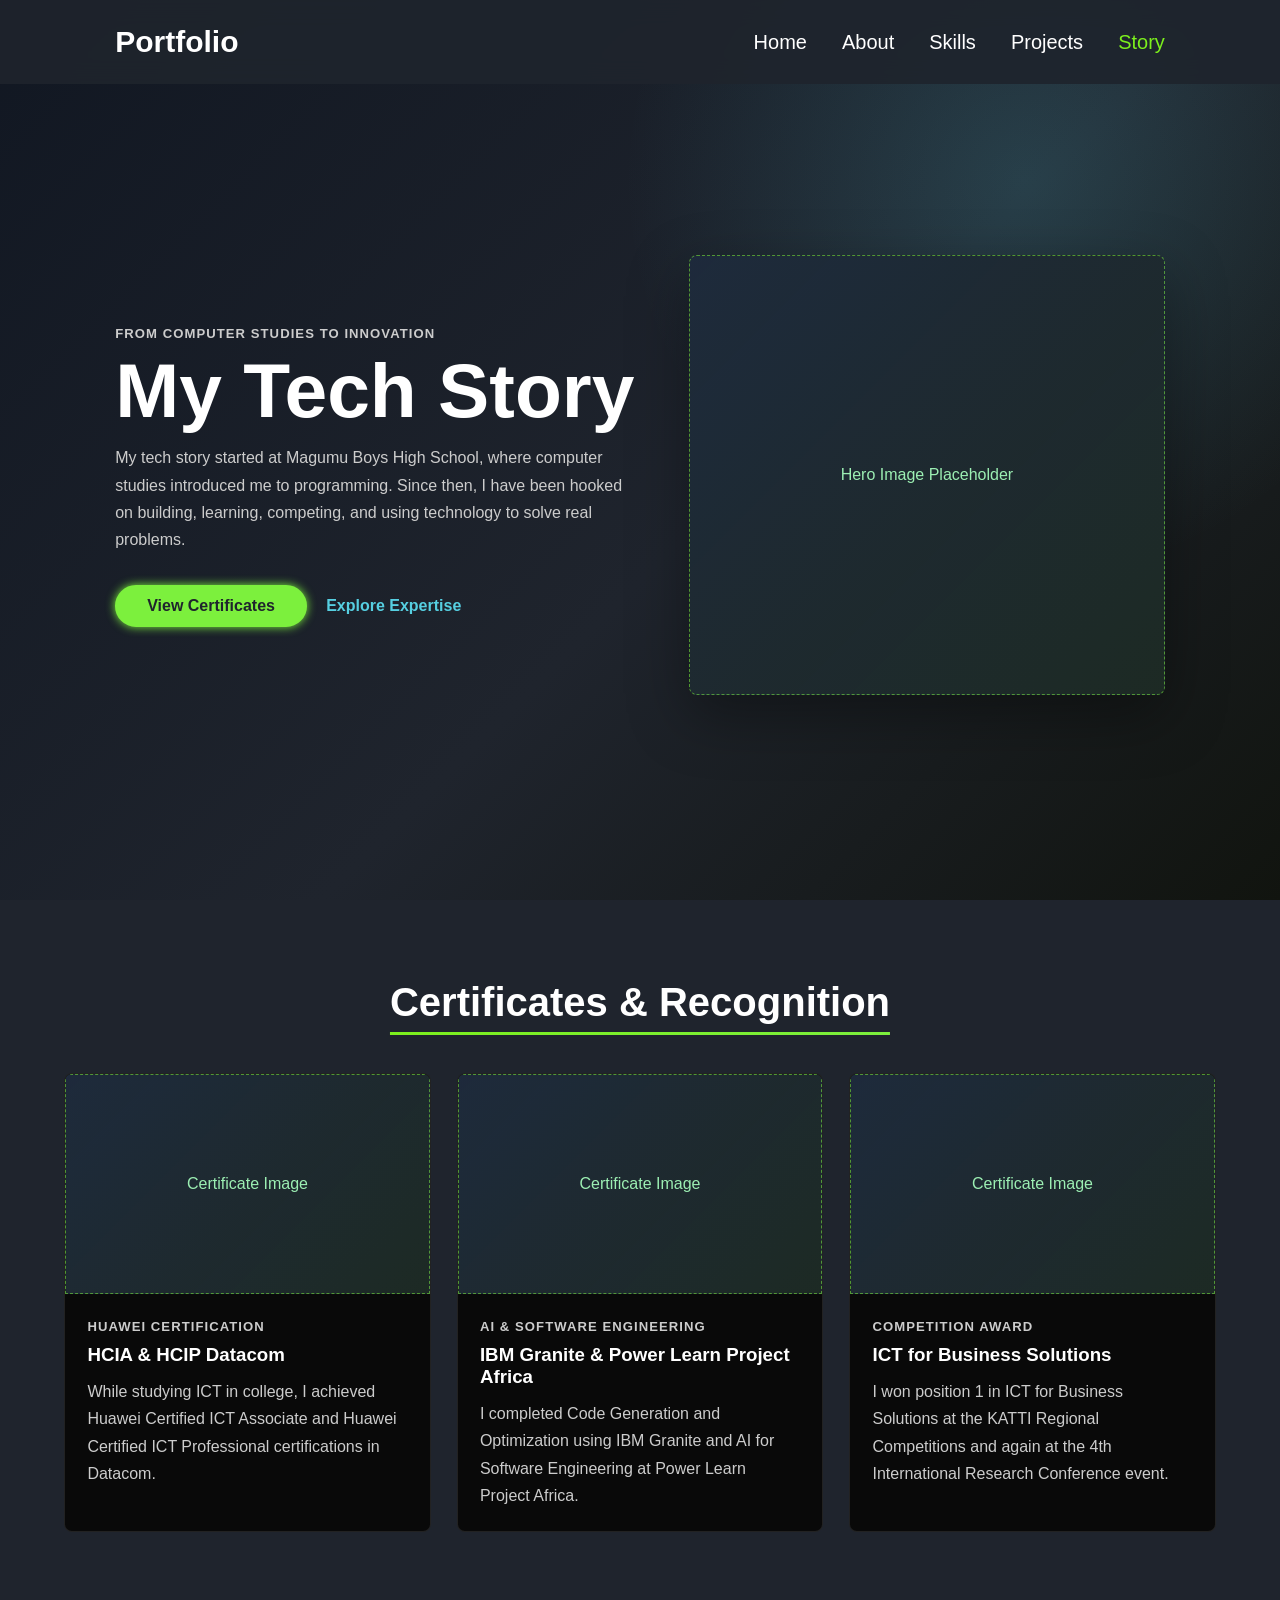
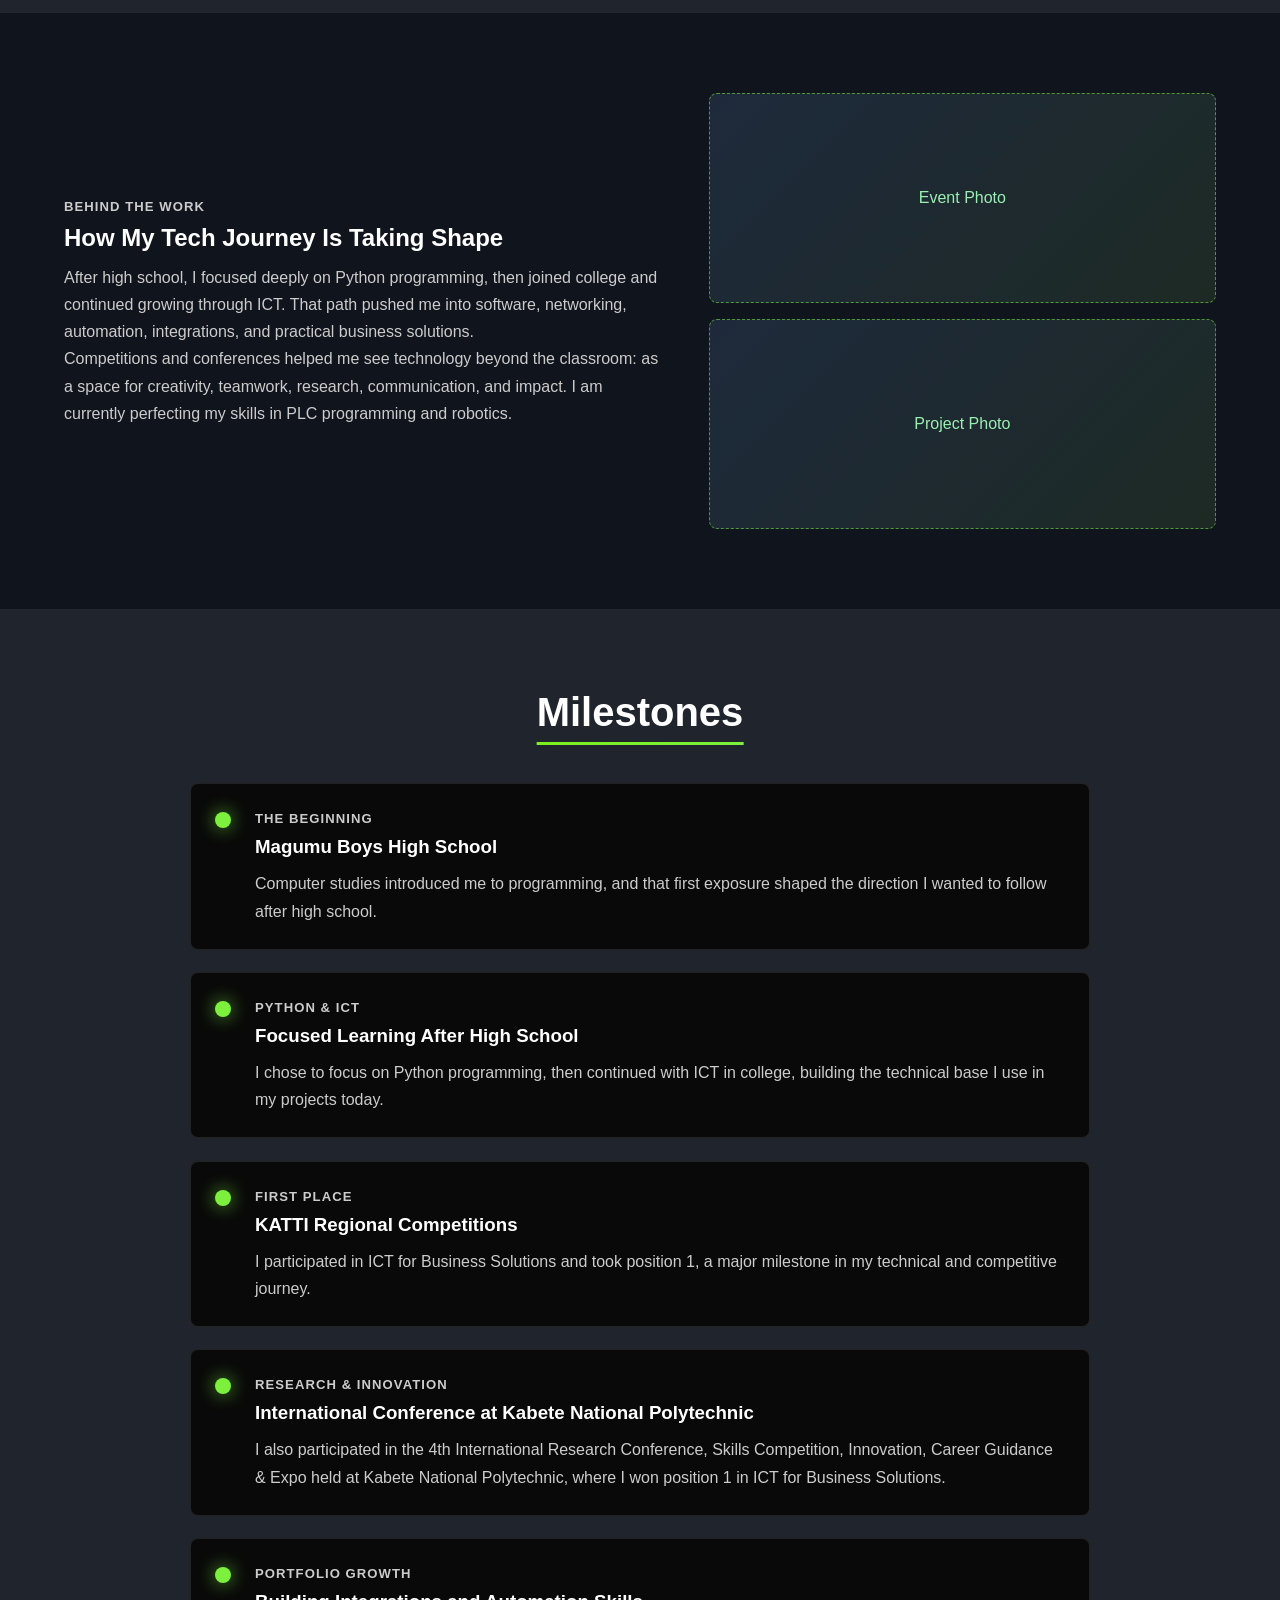
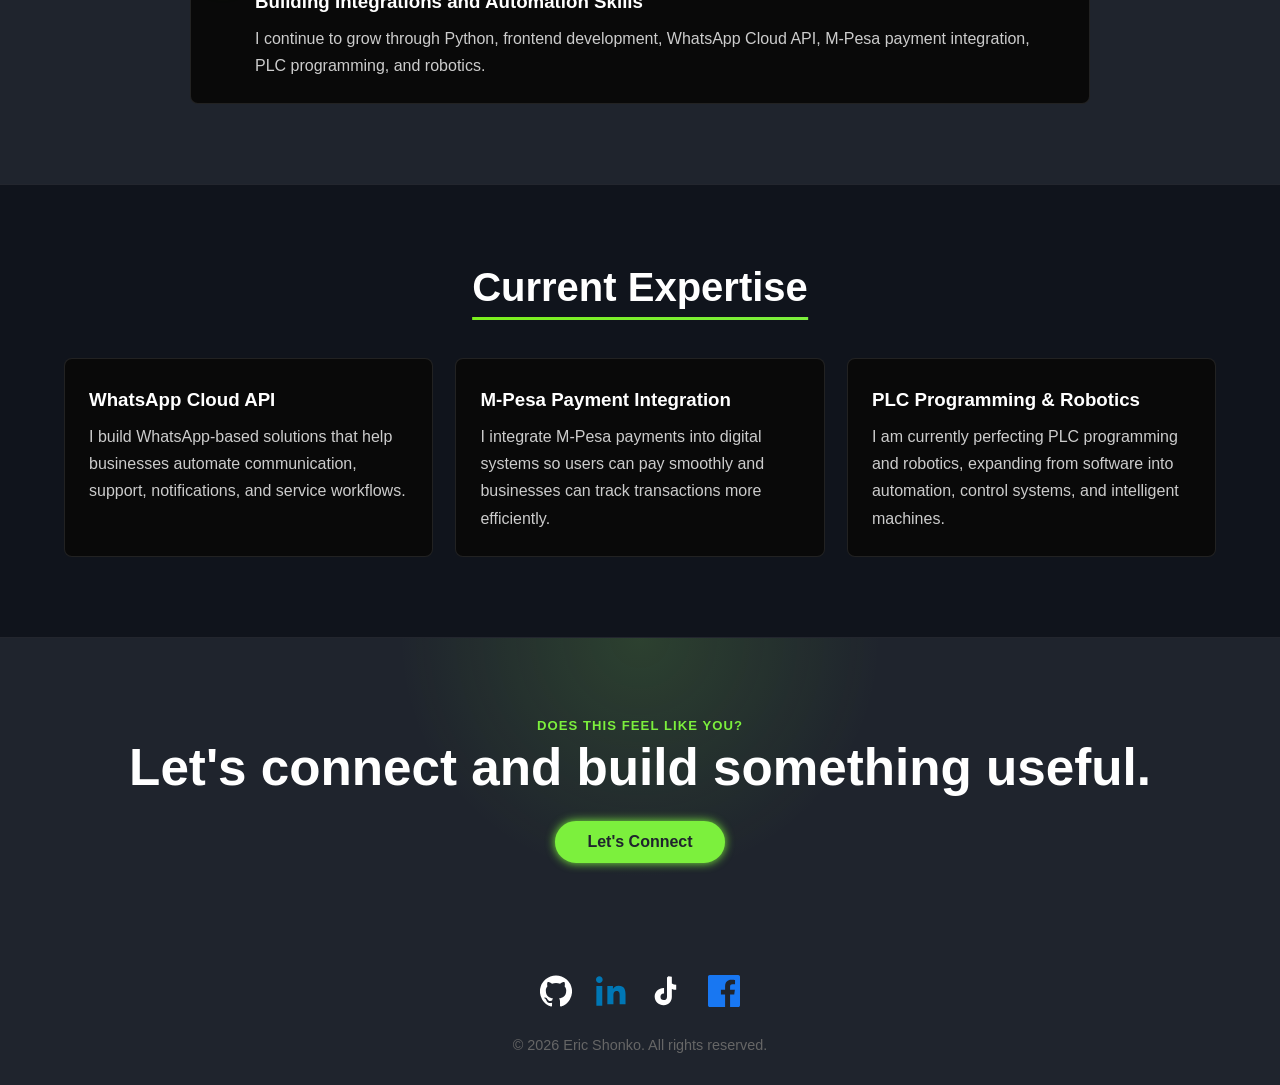
<file: blog.html>
<!DOCTYPE html>
<html lang="en">

<head>
    <meta charset="UTF-8">
    <meta http-equiv="X-UA-Compatible" content="IE=edge">
    <meta name="viewport" content="width=device-width, initial-scale=1.0">
    <meta name="description" content="Read Eric Shonko's tech story, from computer studies at Magumu Boys High School to Python, ICT, Huawei Datacom certifications, AI, competitions, PLC programming, and robotics.">
    <meta name="keywords" content="Eric Shonko tech story, HCIA Datacom, HCIP Datacom, KATTI ICT for Business Solutions, IBM Granite, Power Learn Project Africa, WhatsApp Cloud API, M-Pesa integration, PLC programming, robotics">
    <meta name="author" content="Eric Shonko">
    <meta name="robots" content="index, follow">
    <link rel="canonical" href="https://rickshonko.github.io/eric-shonko/blog.html">

    <meta property="og:type" content="article">
    <meta property="og:title" content="Eric Shonko | Tech Story">
    <meta property="og:description" content="Eric Shonko's journey through programming, ICT, Huawei certifications, AI learning, KATTI competitions, M-Pesa integrations, PLC programming, and robotics.">
    <meta property="og:url" content="https://rickshonko.github.io/eric-shonko/blog.html">
    <meta property="og:image" content="https://rickshonko.github.io/eric-shonko/images/eric.png">
    <meta property="og:site_name" content="Eric Shonko Portfolio">

    <meta name="twitter:card" content="summary_large_image">
    <meta name="twitter:title" content="Eric Shonko | Tech Story">
    <meta name="twitter:description" content="From computer studies to Python, ICT, certifications, competitions, integrations, PLC programming, and robotics.">
    <meta name="twitter:image" content="https://rickshonko.github.io/eric-shonko/images/eric.png">
    <title>Eric Shonko | Tech Story</title>
    <link rel="stylesheet" href="style.css">
    <script type="application/ld+json">
    {
        "@context": "https://schema.org",
        "@type": "Article",
        "headline": "Eric Shonko's Tech Story",
        "description": "Eric Shonko's journey from computer studies at Magumu Boys High School to Python, ICT, Huawei certifications, competitions, integrations, PLC programming, and robotics.",
        "author": {
            "@type": "Person",
            "name": "Eric Shonko",
            "url": "https://rickshonko.github.io/eric-shonko/"
        },
        "publisher": {
            "@type": "Person",
            "name": "Eric Shonko"
        },
        "mainEntityOfPage": "https://rickshonko.github.io/eric-shonko/blog.html",
        "image": "https://rickshonko.github.io/eric-shonko/images/eric.png"
    }
    </script>
</head>

<body class="blog-page">
    <nav class="navbar blog-navbar">
        <a href="index.html" class="logo">Portfolio</a>
        <ul>
            <li><a href="index.html">Home</a></li>
            <li><a href="index.html#about">About</a></li>
            <li><a href="index.html#skills">Skills</a></li>
            <li><a href="projects.html">Projects</a></li>
            <li class="active"><a href="blog.html">Story</a></li>
        </ul>
    </nav>

    <main>
        <section class="story-hero">
            <div class="story-hero-content">
                <p class="story-kicker">From computer studies to innovation</p>
                <h1>My Tech Story</h1>
                <p>
                    My tech story started at Magumu Boys High School, where computer studies
                    introduced me to programming. Since then, I have been hooked on building,
                    learning, competing, and using technology to solve real problems.
                </p>
                <div class="story-actions">
                    <a href="#certificates" class="btn">View Certificates</a>
                    <a href="#expertise" class="story-link">Explore Expertise</a>
                </div>
            </div>

            <div class="story-hero-image image-placeholder">
                <span>Hero Image Placeholder</span>
            </div>
        </section>

        <section class="story-section" id="certificates">
            <h2 class="section-title">Certificates & Recognition</h2>
            <div class="certificate-grid">
                <article class="certificate-card">
                    <div class="certificate-image image-placeholder">
                        <span>Certificate Image</span>
                    </div>
                    <div class="certificate-content">
                        <p class="card-label">Huawei Certification</p>
                        <h3>HCIA & HCIP Datacom</h3>
                        <p>
                            While studying ICT in college, I achieved Huawei Certified ICT Associate
                            and Huawei Certified ICT Professional certifications in Datacom.
                        </p>
                    </div>
                </article>

                <article class="certificate-card">
                    <div class="certificate-image image-placeholder">
                        <span>Certificate Image</span>
                    </div>
                    <div class="certificate-content">
                        <p class="card-label">AI & Software Engineering</p>
                        <h3>IBM Granite & Power Learn Project Africa</h3>
                        <p>
                            I completed Code Generation and Optimization using IBM Granite and
                            AI for Software Engineering at Power Learn Project Africa.
                        </p>
                    </div>
                </article>

                <article class="certificate-card">
                    <div class="certificate-image image-placeholder">
                        <span>Certificate Image</span>
                    </div>
                    <div class="certificate-content">
                        <p class="card-label">Competition Award</p>
                        <h3>ICT for Business Solutions</h3>
                        <p>
                            I won position 1 in ICT for Business Solutions at the KATTI Regional
                            Competitions and again at the 4th International Research Conference event.
                        </p>
                    </div>
                </article>
            </div>
        </section>

        <section class="story-section story-band">
            <div class="story-split">
                <div>
                    <p class="story-kicker">Behind the work</p>
                    <h2>How My Tech Journey Is Taking Shape</h2>
                    <p>
                        After high school, I focused deeply on Python programming, then joined
                        college and continued growing through ICT. That path pushed me into software,
                        networking, automation, integrations, and practical business solutions.
                    </p>
                    <p>
                        Competitions and conferences helped me see technology beyond the classroom:
                        as a space for creativity, teamwork, research, communication, and impact.
                        I am currently perfecting my skills in PLC programming and robotics.
                    </p>
                </div>
                <div class="story-photo-stack">
                    <div class="stack-photo image-placeholder">
                        <span>Event Photo</span>
                    </div>
                    <div class="stack-photo image-placeholder">
                        <span>Project Photo</span>
                    </div>
                </div>
            </div>
        </section>

        <section class="story-section" id="milestones">
            <h2 class="section-title">Milestones</h2>
            <div class="timeline">
                <article class="timeline-item">
                    <span class="timeline-dot"></span>
                    <div>
                        <p class="card-label">The Beginning</p>
                        <h3>Magumu Boys High School</h3>
                        <p>
                            Computer studies introduced me to programming, and that first exposure
                            shaped the direction I wanted to follow after high school.
                        </p>
                    </div>
                </article>

                <article class="timeline-item">
                    <span class="timeline-dot"></span>
                    <div>
                        <p class="card-label">Python & ICT</p>
                        <h3>Focused Learning After High School</h3>
                        <p>
                            I chose to focus on Python programming, then continued with ICT in college,
                            building the technical base I use in my projects today.
                        </p>
                    </div>
                </article>

                <article class="timeline-item">
                    <span class="timeline-dot"></span>
                    <div>
                        <p class="card-label">First Place</p>
                        <h3>KATTI Regional Competitions</h3>
                        <p>
                            I participated in ICT for Business Solutions and took position 1,
                            a major milestone in my technical and competitive journey.
                        </p>
                    </div>
                </article>

                <article class="timeline-item">
                    <span class="timeline-dot"></span>
                    <div>
                        <p class="card-label">Research & Innovation</p>
                        <h3>International Conference at Kabete National Polytechnic</h3>
                        <p>
                            I also participated in the 4th International Research Conference,
                            Skills Competition, Innovation, Career Guidance & Expo held at Kabete
                            National Polytechnic, where I won position 1 in ICT for Business Solutions.
                        </p>
                    </div>
                </article>

                <article class="timeline-item">
                    <span class="timeline-dot"></span>
                    <div>
                        <p class="card-label">Portfolio Growth</p>
                        <h3>Building Integrations and Automation Skills</h3>
                        <p>
                            I continue to grow through Python, frontend development, WhatsApp Cloud API,
                            M-Pesa payment integration, PLC programming, and robotics.
                        </p>
                    </div>
                </article>
            </div>
        </section>

        <section class="story-section story-band" id="expertise">
            <h2 class="section-title">Current Expertise</h2>
            <div class="expertise-grid">
                <article class="expertise-card">
                    <h3>WhatsApp Cloud API</h3>
                    <p>
                        I build WhatsApp-based solutions that help businesses automate communication,
                        support, notifications, and service workflows.
                    </p>
                </article>

                <article class="expertise-card">
                    <h3>M-Pesa Payment Integration</h3>
                    <p>
                        I integrate M-Pesa payments into digital systems so users can pay smoothly
                        and businesses can track transactions more efficiently.
                    </p>
                </article>

                <article class="expertise-card">
                    <h3>PLC Programming & Robotics</h3>
                    <p>
                        I am currently perfecting PLC programming and robotics, expanding from
                        software into automation, control systems, and intelligent machines.
                    </p>
                </article>
            </div>
        </section>

        <section class="story-cta">
            <p class="story-kicker">Does this feel like you?</p>
            <h2>Let's connect and build something useful.</h2>
            <a href="index.html#contact" class="btn">Let's Connect</a>
        </section>
    </main>

    <footer>
        <div class="social-links">
            <a href="https://github.com/RickShonko" class="social-link" target="_blank">
                <img src="images/github.svg" alt="github" width="32">
            </a>
            <a href="https://www.linkedin.com/in/eric-shonko-467776373/" class="social-link" target="_blank">
                <img src="images/linkedin.svg" alt="linkedin" width="32">
            </a>
            <a href="https://www.tiktok.com/@tech.by_rick" class="social-link" target="_blank">
                <img src="images/tiktok.svg" alt="tiktok" width="32">
            </a>
            <a href="https://www.facebook.com/profile.php?id=61575185431418" class="social-link" target="_blank">
                <img src="images/facebook.svg" alt="facebook" width="32">
            </a>
        </div>
        <p class="copyright">© 2026 Eric Shonko. All rights reserved.</p>
    </footer>
</body>

</html>
</file>
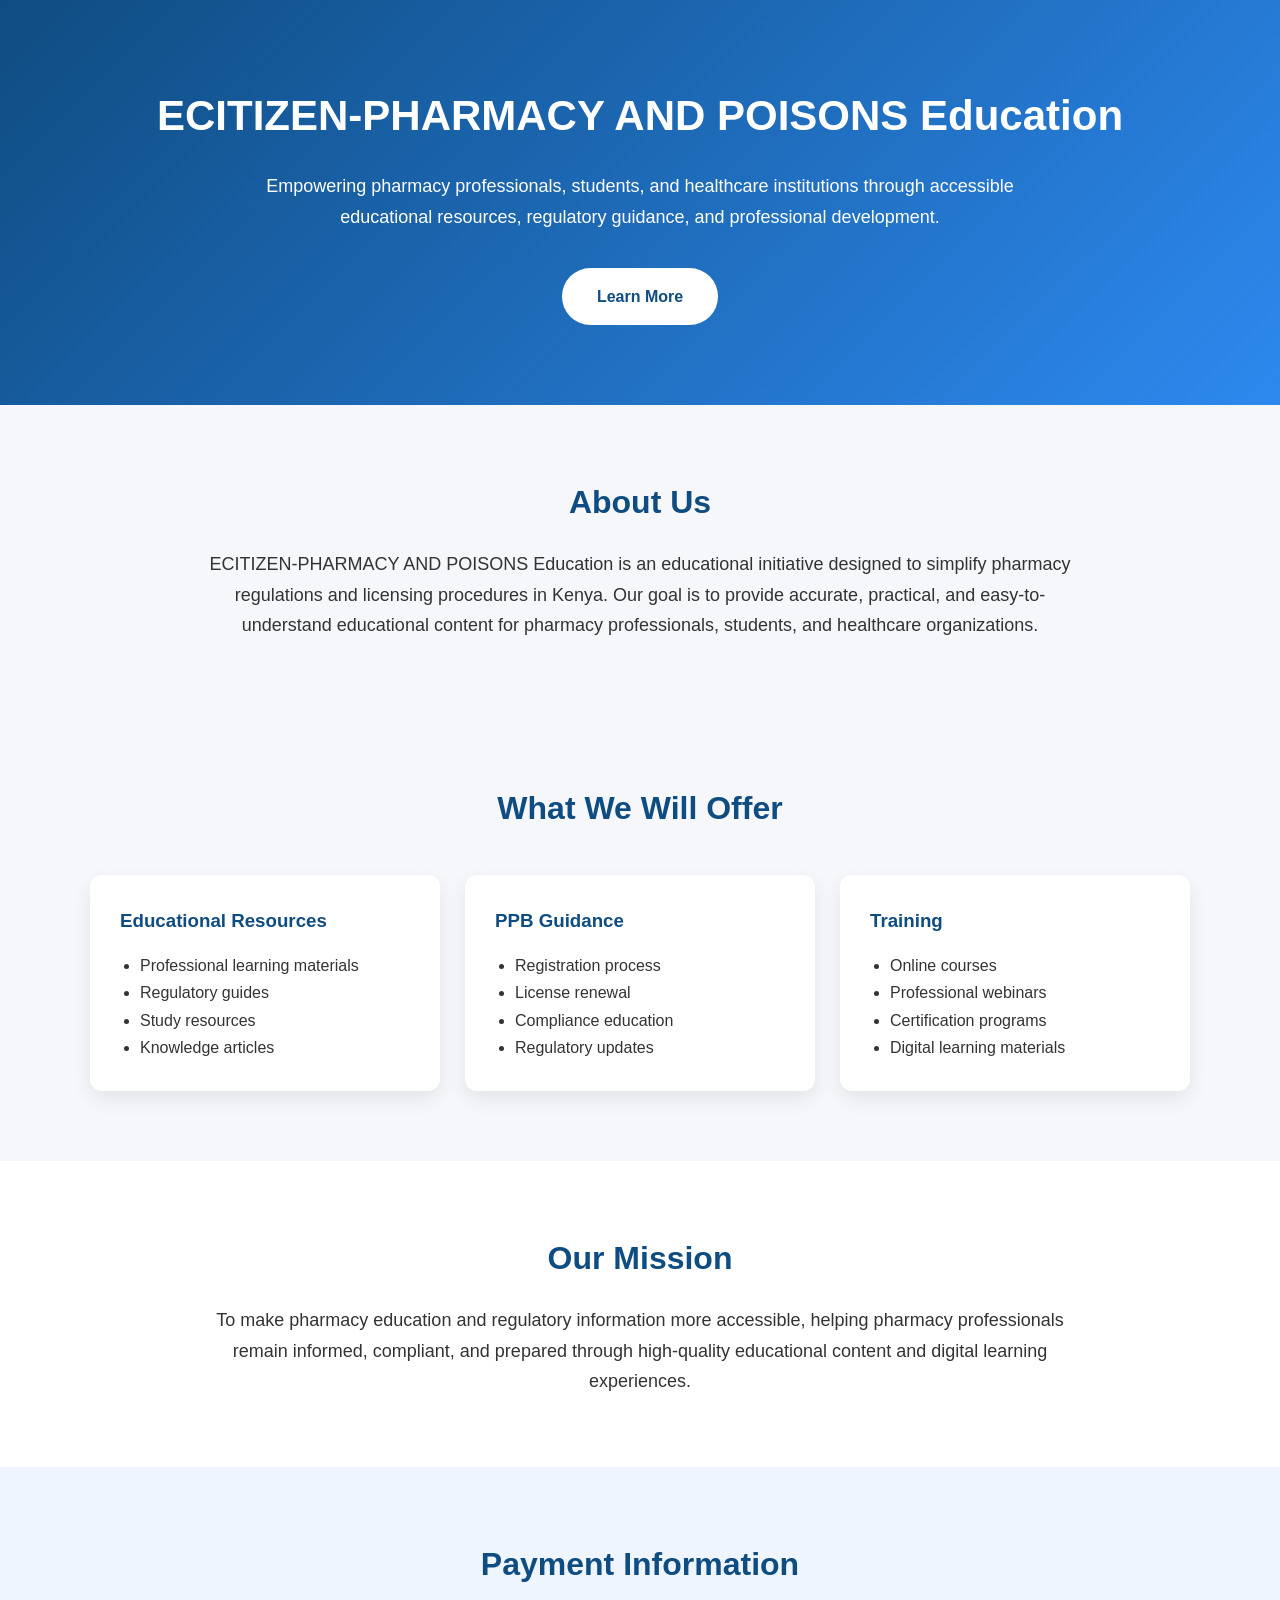
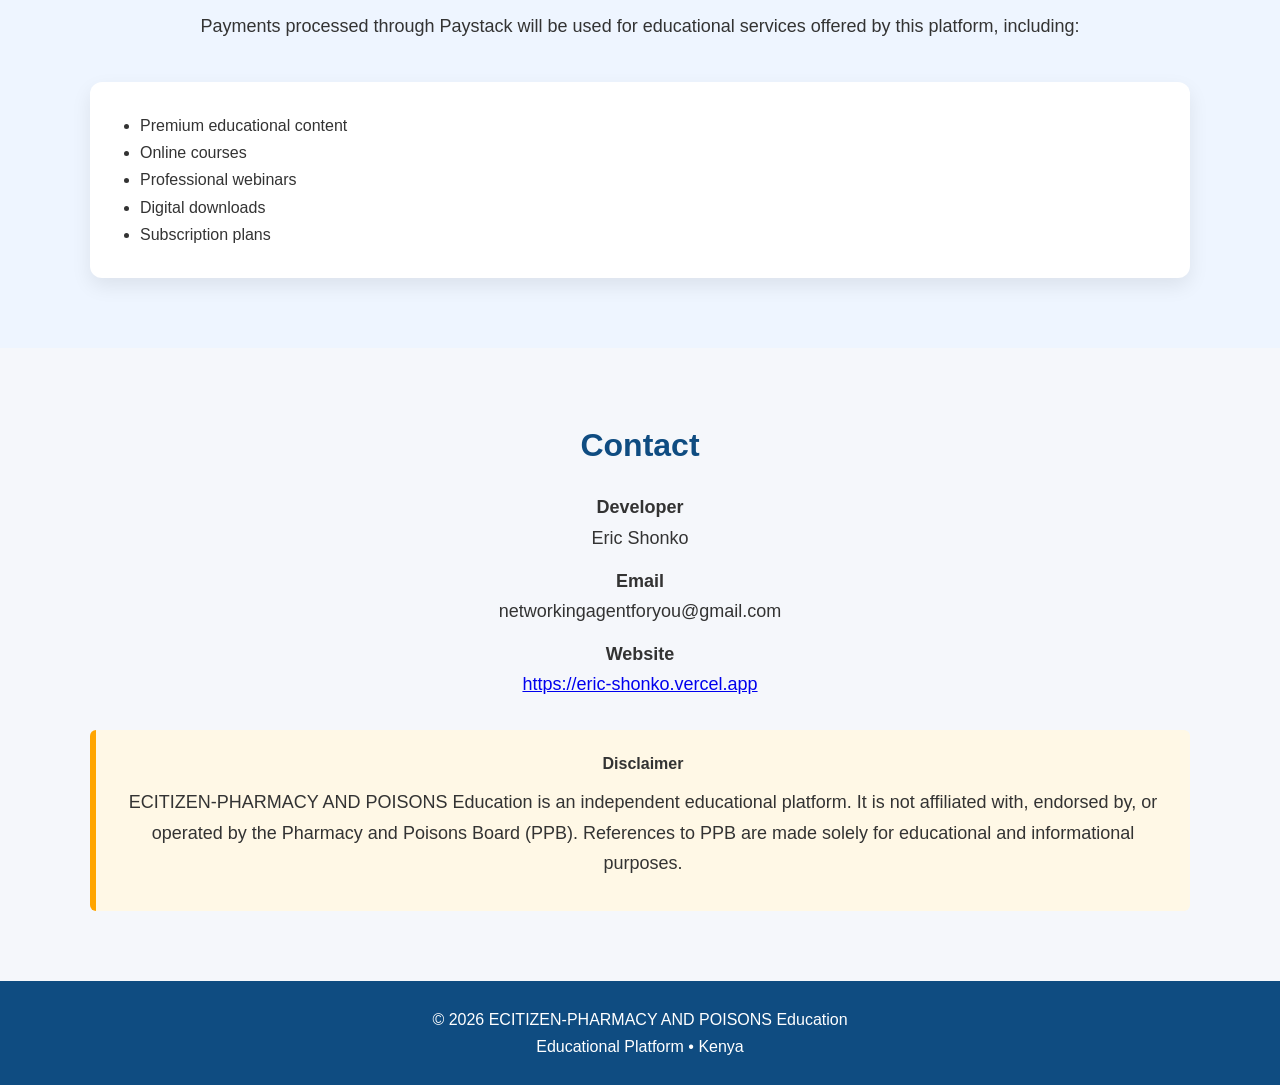
<file: projects.html>
<!DOCTYPE html>
<html lang="en">
<head>
    <meta charset="UTF-8">
    <meta http-equiv="X-UA-Compatible" content="IE=edge">
    <meta name="viewport" content="width=device-width, initial-scale=1.0">
    <meta name="description" content="Projects by Eric Shonko, including Python tools, React applications, AI-powered study products, mood journals, and student service solutions.">
    <meta name="keywords" content="Eric Shonko projects, Python projects, React projects, AI projects, web apps, portfolio projects">
    <meta name="author" content="Eric Shonko">
    <meta name="robots" content="index, follow">
    <link rel="canonical" href="https://rickshonko.github.io/eric-shonko/projects.html">

    <meta property="og:type" content="website">
    <meta property="og:title" content="Eric Shonko | Projects">
    <meta property="og:description" content="Explore selected software projects by Eric Shonko, from Python desktop tools to AI-powered web applications.">
    <meta property="og:url" content="https://rickshonko.github.io/eric-shonko/projects.html">
    <meta property="og:image" content="https://rickshonko.github.io/eric-shonko/images/eric.png">
    <meta property="og:site_name" content="Eric Shonko Portfolio">

    <meta name="twitter:card" content="summary_large_image">
    <meta name="twitter:title" content="Eric Shonko | Projects">
    <meta name="twitter:description" content="Selected software, AI, and web projects by Eric Shonko.">
    <meta name="twitter:image" content="https://rickshonko.github.io/eric-shonko/images/eric.png">
    <title>Eric Shonko | Projects</title>
    <script type="application/ld+json">
    {
        "@context": "https://schema.org",
        "@type": "CollectionPage",
        "name": "Eric Shonko Projects",
        "url": "https://rickshonko.github.io/eric-shonko/projects.html",
        "description": "Selected software projects, web apps, and AI tools by Eric Shonko.",
        "author": {
            "@type": "Person",
            "name": "Eric Shonko",
            "url": "https://rickshonko.github.io/eric-shonko/"
        }
    }
    </script>
</head>
<body>
    <!DOCTYPE html>
<html lang="en">
<head>
<meta charset="UTF-8">
<meta name="viewport" content="width=device-width, initial-scale=1.0">
<title>ECITIZEN-PHARMACY AND POISONS Education</title>

<style>
*{
    margin:0;
    padding:0;
    box-sizing:border-box;
    font-family:Arial, Helvetica, sans-serif;
}

body{
    background:#f5f7fb;
    color:#333;
    line-height:1.7;
}

header{
    background:linear-gradient(135deg,#0f4c81,#2d89ef);
    color:white;
    padding:80px 20px;
    text-align:center;
}

header h1{
    font-size:42px;
    margin-bottom:20px;
}

header p{
    max-width:800px;
    margin:auto;
    font-size:18px;
}

.btn{
    display:inline-block;
    margin-top:35px;
    background:white;
    color:#0f4c81;
    text-decoration:none;
    padding:15px 35px;
    border-radius:40px;
    font-weight:bold;
    transition:.3s;
}

.btn:hover{
    background:#eef3f8;
}

.container{
    width:90%;
    max-width:1100px;
    margin:auto;
}

section{
    padding:70px 0;
}

h2{
    color:#0f4c81;
    margin-bottom:20px;
    text-align:center;
    font-size:32px;
}

.about p{
    max-width:900px;
    margin:auto;
    text-align:center;
    font-size:18px;
}

.cards{
    display:grid;
    grid-template-columns:repeat(auto-fit,minmax(250px,1fr));
    gap:25px;
    margin-top:40px;
}

.card{
    background:white;
    padding:30px;
    border-radius:12px;
    box-shadow:0 8px 20px rgba(0,0,0,.08);
}

.card h3{
    color:#0f4c81;
    margin-bottom:15px;
}

.card ul{
    padding-left:20px;
}

.mission{
    background:white;
}

.payment{
    background:#eef5ff;
}

.notice{
    background:#fff8e6;
    border-left:6px solid orange;
    padding:20px;
    border-radius:6px;
    margin-top:30px;
}

.contact{
    text-align:center;
}

.contact p{
    margin:12px 0;
    font-size:18px;
}

footer{
    background:#0f4c81;
    color:white;
    text-align:center;
    padding:25px;
}

@media(max-width:700px){

header h1{
    font-size:30px;
}

header p{
    font-size:17px;
}

h2{
    font-size:28px;
}

}
</style>

</head>
<body>

<header>

<h1>ECITIZEN-PHARMACY AND POISONS Education</h1>

<p>
Empowering pharmacy professionals, students, and healthcare institutions
through accessible educational resources, regulatory guidance, and professional development.
</p>

<a href="#about" class="btn">Learn More</a>

</header>

<section class="about container" id="about">

<h2>About Us</h2>

<p>
ECITIZEN-PHARMACY AND POISONS Education is an educational initiative designed
to simplify pharmacy regulations and licensing procedures in Kenya. Our goal
is to provide accurate, practical, and easy-to-understand educational content
for pharmacy professionals, students, and healthcare organizations.
</p>

</section>

<section class="container">

<h2>What We Will Offer</h2>

<div class="cards">

<div class="card">
<h3>Educational Resources</h3>
<ul>
<li>Professional learning materials</li>
<li>Regulatory guides</li>
<li>Study resources</li>
<li>Knowledge articles</li>
</ul>
</div>

<div class="card">
<h3>PPB Guidance</h3>
<ul>
<li>Registration process</li>
<li>License renewal</li>
<li>Compliance education</li>
<li>Regulatory updates</li>
</ul>
</div>

<div class="card">
<h3>Training</h3>
<ul>
<li>Online courses</li>
<li>Professional webinars</li>
<li>Certification programs</li>
<li>Digital learning materials</li>
</ul>
</div>

</div>

</section>

<section class="mission">

<div class="container">

<h2>Our Mission</h2>

<p style="text-align:center;font-size:18px;max-width:850px;margin:auto;">
To make pharmacy education and regulatory information more accessible,
helping pharmacy professionals remain informed, compliant, and prepared
through high-quality educational content and digital learning experiences.
</p>

</div>

</section>

<section class="payment">

<div class="container">

<h2>Payment Information</h2>

<p style="text-align:center;font-size:18px;">
Payments processed through Paystack will be used for educational services
offered by this platform, including:
</p>

<div class="cards">

<div class="card">
<ul>
<li>Premium educational content</li>
<li>Online courses</li>
<li>Professional webinars</li>
<li>Digital downloads</li>
<li>Subscription plans</li>
</ul>
</div>

</div>

</div>

</section>

<section class="container contact">

<h2>Contact</h2>

<p><strong>Developer</strong><br>Eric Shonko</p>

<p><strong>Email</strong><br>networkingagentforyou@gmail.com</p>

<p><strong>Website</strong><br>
<a href="https://eric-shonko.vercel.app">
https://eric-shonko.vercel.app
</a>
</p>

<div class="notice">

<strong>Disclaimer</strong>

<p style="margin-top:10px;">
ECITIZEN-PHARMACY AND POISONS Education is an independent educational
platform. It is not affiliated with, endorsed by, or operated by the
Pharmacy and Poisons Board (PPB). References to PPB are made solely for
educational and informational purposes.
</p>

</div>

</section>

<footer>

<p>
© 2026 ECITIZEN-PHARMACY AND POISONS Education
</p>

<p>
Educational Platform • Kenya
</p>

</footer>

</body>
</html>
    
</body>
</html>
</file>
<file: style.css>
/* Global Reset and Base Styles */
* {
    margin: 0;
    padding: 0;
    box-sizing: border-box;
    font-family: 'Poppins', sans-serif;
}

/* CSS Variables for Colors */
:root {
    --dark-bg: #0a0a0a;
    --darker-bg: #050505;
    --accent: #2ecc71;
    --accent-glow: rgba(46, 204, 113, 0.4);
    --text: #ffffff;
    --neon-blue:#5390d9;
    --neon-pink:#56cfe1;
    --neon-purple:#72efdd;
}

/* Link Styling */
a {
    color:#fff;
    text-decoration: none;
}

/* Navigation Bar */
.navbar {
    position: fixed;
    left: 0;
    top: 0;
    width: 100%;
    padding: 25px 9%;
    display: flex;
    justify-content: space-between;
    align-items: center;
    z-index: 100;
    visibility: hidden;
    opacity: 0;
    animation: show-content 1.5s linear forwards;
    animation-delay: 1.2s;
}

/* Animation for showing content */
@keyframes show-content {
    100% {
        visibility: visible;
        opacity: 1;
    }
}

/* Logo Styling */
.navbar .logo {
    font-size: 30px;
    font-weight: 700;
}

/* Navigation Links */
.navbar ul {
    display: flex;
}

.navbar ul li {
    list-style: none;
    margin-left:35px;
}

.navbar ul li a {
    font-weight: 500;
    font-size: 20px;
    transition: 0.5s;
}

/* Hover and Active States for Nav Links */
.navbar ul li:hover a,
.navbar ul li.active a {
    color:#7cf01d;
}

/** Responsive Navigation - hides links on small screens **/
@media screen and (max-width: 768px) {
  .navbar ul li {
    display: none;
  }
}

/* Home Section */
.home {
    display: flex;
    align-items: center;
    gap: 50px;
    height:100vh;
    padding: 60px 9% 0;
    color: #fff;
    visibility: hidden;
    opacity: 0;
    animation: show-content 1.5s linear forwards;
    animation-delay: 1.6s;
}

/* Home Information */
.home-info h1 {
    font-size:55px;
}

.home-info h2 {
    display: inline;
    font-size: 32px;
    margin-top:-10px;
}

/* Animated Text Effect */
.home-info h2 span {
    position: relative;
    display: inline-block;
    color: transparent;
    -webkit-text-stroke: .7px #7cf03d;
    animation: display-text 16s linear infinite;
    animation-delay: calc(-4s * var(--i));
}

@keyframes display-text {
    25%, 100% {
        display:none;
    }
}

/* Text Fill Animation */
.home-info h2 span::before {
    content:attr(data-text);
    position: absolute;
    width:0;
    border-right: 2px solid #7cf03d;
    color: #7cf03d;
    white-space: nowrap;
    overflow: hidden;
    animation: fill-text 4s linear infinite;
}

@keyframes fill-text {
    10%, 100% {
        width: 0;
    }
    70%, 90% {
        width: 100%;
    }
}

/* Home Paragraph */
.home-info p {
    font-size: 16px;
    margin: 10px 0 25px;
}

/* Button and Social Icons Container */
.home-info .btn-sci {
    display:flex;
    align-items: center;
}

/* Button Styling */
.btn {
    display:inline-block;
    padding: 10px 30px;
    background: #7cf03d;
    border: 2px solid #7cf03d;
    border-radius: 40px;
    box-shadow: 0 0 10px #7cf03d;
    font-size: 16px;
    color: #1f242d;
    font-weight: 600;
    transition: .5s;
}

.btn:hover {
    background: transparent;
    color: #7cf03d;
    box-shadow: none;
}

/* Social Icons */
.home-info .btn-sci .sci {
    margin-left: 20px;
}

.home-info .btn-sci .sci a {
    display:inline-block;
    padding: 10px 30px;
    background: #7cf03d;
    border: 2px solid #7cf03d;
    border-radius: 40px;
    box-shadow: 0 0 10px #7cf03d;
    font-size: 16px;
    color: #1f242d;
    font-weight: 600;
    transition: .5s;
}

.home-info .btn-sci .sci a:hover {
    background: transparent;
    color: #7cf03d;
    box-shadow: none;
}

/* Profile Image Container */
.home-img .img-box {
    position: relative;
    width: 32vw;
    height:32vw;
    border-radius: 50%;
    padding: 5px;
    display: flex;
    justify-content: center;
    align-items: center;
    overflow: hidden;
}

/* Animated Border Effect */
.home-img .img-box::before,
.home-img .img-box::after {
    content: '';
    position: absolute;
    width: 500px;
    height: 500px;
    background: conic-gradient(transparent, transparent,
    transparent, #7cf03d);
    transform:rotate(0deg);
    animation:rotate-border 10s linear infinite;
}

.home-img .img-box::after {
    animation-delay: -5s;
}

@keyframes rotate-border {
    100% {
        transform: rotate(360deg);
    }
}

/* Actual Profile Image */
.home-img .img-box .img-item {
    position: relative;
    width: 100%;
    height: 100%;
    background: #1f242d;
    border-radius: 50%;
    border: .1px solid #1f242d;
    display: flex;
    justify-content: center;
    z-index: 1;
    overflow: hidden;
}

.home-img .img-box .img-item img {
    position: absolute;
    display: block;
    top: 30px;
    width: 85%;
    object-fit: cover;
    mix-blend-mode: lighten;
}

/* Background Animation Bars */
.bars-animation {
    position: absolute;
    width: 100%;
    height: 100%;
    display: flex;
    z-index: -1;
}

.bars-animation .bar {
    width: 100%;
    height: 100%;
    background: #1f242d;
    transform: translateY(-100%);
    animation: show-bars .5s ease-in-out forwards;
    animation-delay: calc(.1s * var(--i))
}

@keyframes show-bars {
    100% {
        transform: translateY(0%);
    }
}

/* Responsive Home Section */
@media (max-width: 768px) {
    .home {
        flex-direction: column;
        height: auto;
        padding: 40px 5% 60px;
        text-align: center;
        background: #1f242d;
    }
    
    .home-info {
        order: 2;
        margin-top: 30px;
    }
    
    .home-img {
        order: 1;
    }
    
    .home-info h1 {
        font-size: 40px;
    }
    
    .home-info h2 {
        font-size: 24px;
    }
    
    .home-info .btn-sci {
        flex-direction: column;
        gap: 15px;
    }
    
    .home-info .btn-sci .sci {
        margin-left: 0;
    }
    
    .home-img .img-box {
        width: 60vw;
        height: 60vw;
        max-width: 250px;
        max-height: 250px;
    }
    
    .home-img .img-box::before,
    .home-img .img-box::after {
        width: 100%;
        height: 100%;
    }
}

/* Skills Section */
.skills {
    padding: 5rem 5%;
    background:#1f242d;
}

.skills-grid {
    display: grid;
    grid-template-columns: repeat(auto-fit, minmax(250px, 1fr));
    gap: 2rem;
    margin-top: 3rem;
}

.skill-card {
    padding: 2rem;
    border-radius: 15px;
    background: #1f242d;
    transition: all 0.3s ease;
    border: 1px solid rgba(255,255,255,0.1);
    backdrop-filter: blur(5px);
}

.skill-card:hover {
    transform: translateY(-10px);
    border-color: var(--accent);
    box-shadow: 0 10px 30px var(--accent-glow);
}

.skill-card img {
    font-size: 2.5rem;
    color: #7cf03d;
    margin-bottom: 1rem;
}

/* Text Colors for Skills Section */
.skills h2,
.skills h3,
.skills p {
  color: white;
}

/* About Me Section */
.about {
    padding: 5rem 5%;
    background-color: #1f242d;
    position: relative;
    color:white;
}

/* Top Border Gradient */
.about::before {
    content:'';
    position:absolute;
    top: 0;
    left:0;
    width: 100%;
    height: 5px;
    background:linear-gradient(90deg, var(--neon-blue),var(--neon-pink));
}

/* Section Title Styling */
.section-title {
    font-size: 2.5rem;
    margin-bottom: 3rem;
    text-align: center;
    position: relative;
    display: inline-block;
    left:50%;
    transform: translateX(-50%);
    color: #fff;
}

/* Underline Effect for Section Titles */
.section-title::after {
    content:'';
    position:absolute;
    bottom: -10px;
    left: 0;
    width: 100%;
    height:3px;
    background:linear-gradient(90deg, #7cf01d, #7cf03d);
}

/* About Content Layout */
.about-content {
    display: flex;
    gap: 3rem;
    align-items: center;
}

.about-text {
    flex: 1;
}

.about-text p {
    margin-bottom: 1.5rem;
    line-height: 1.6;
    color: #ccc;
}

.skills {
    flex: 1;
}

.skill-item {
    margin-bottom:1.5rem;
}

.skill-name {
    display: flex;
    justify-content: space-between;
    margin-bottom: 0.5rem;
}

.skill-bar {
    height: 10px;
    background-color: #333;
    border-radius:5px;
    overflow: hidden;
}

.skill-progress {
    height: 100%;
    border-radius:5px;
    background:linear-gradient(90deg, var(--neon-blue), var(--neon-pink));
    animation:fillBar 2s ease-out forwards;
}

/* Responsive About Me Section */
@media (max-width: 768px) {
    .about {
        padding: 3rem 1.5rem;
    }
    
    .about-content {
        flex-direction: column;
        gap: 2rem;
    }
    
    .about-text, .skills {
        width: 100%;
    }
    
    .section-title {
        font-size: 2rem;
        margin-bottom: 2rem;
    }
    
    .skill-item {
        margin-bottom: 1.2rem;
    }
}

/* Projects Section */
.projects {
    padding: 5rem 5%;
    position:relative;
    background: #1f242d;
}

/* Projects Grid Layout */
.projects-grid {
    display: grid;
    grid-template-columns: repeat(auto-fill, minmax(300px, 1fr));
    gap: 2rem;
    margin-top: 2rem;
}

/* Project Card Styling */
.project-card {
    background-color: black;
    border-radius: 10px;
    overflow: hidden;
    transition: transform 0.3s ease;
    position: relative;
    border: 1px solid #333;
}

.project-card:hover {
    transform: translateY(-10px);
    box-shadow: 0 10px 20px rgba(0, 136, 255, 0.2);
    border: 1px solid var(--neon blue);
}

.project-img {
    width:100%;
    height: 200px;
    object-fit: cover;
}

.project-info {
    padding:1.5rem;
}

.project-title {
    font-size: 1.3rem;
    margin-bottom: 0.5rem;
    color:var(--neon-blue);
}

.project-description {
    color: #ccc;
    margin-bottom: 1rem;
    line-height: 1.5;
}

/* Technology Tags */
.project-tech {
    display:flex;
    flex-wrap: wrap;
    gap: 0.5rem;
    margin-bottom:1rem;
    color:beige;
}

.tech-tag {
    background-color: rgba(0, 136, 255, 0.2);
    color: var(--neon-blue);
    padding: 0.3rem 0.8rem;
    border-radius: 20px;
    font-size: 0.8rem;
}

/* Project Links */
.project-links {
    display: flex;
    gap:1rem;
}

.project-link {
    color:white;
    text-decoration: none;
    font-size: 0.9rem;
    display: flex;
    align-items: center;
    gap: 0.3rem;
    transition: color 0.3s ease;
}

.project-link:hover {
    color: var(--neon-pink);
}

/* Contact Section */
.contact {
    padding:5rem 5%;
    background-color: black;
    position:relative;
    color:white;
}

/* Contact Form */
.contact-form {
    max-width:600px;
    margin:0 auto;
    display: grid;
    gap:1.5rem;
}

.form-group {
    display: flex;
    flex-direction: column;
    gap:0.5rem;
}

.form-label {
    font-weight:500;
}

.form-input, .form-textarea {
    padding: 0.8rem 1rem;
    background-color: #222;
    border: 1px solid #333;
    border-radius: 5px;
    color:white;
    font-size: 1rem;
    transition:all 0.3s ease;
}

.form-input:focus, .form-textarea:focus {
    outline: none;
    border-color: var(--neon-blue);
    box-shadow: 0 0 10px rgba(0, 136, 255, 0.3);
}

.form-textarea {
    min-height: 150px;
    resize:vertical;
}

.submit-btn {
    background: linear-gradient(90deg, var(--neon-blue), var(--neon-pink));
    color: white;
    border: none;
    padding: 1rem;
    font-weight:600;
    cursor: pointer;
    transition: all 0.3s ease;
    box-shadow: 0 0 15px rgba(0, 136, 255, 0.3);
}

.submit-btn:hover {
    transform:translateY(-3px);
    box-shadow: 0 0 25px rgba(0, 136, 255, 0.5);
}

/* Footer */
footer {
    text-align: center;
    padding:2rem;
    background-color: #1f242d;
    position: relative;
}

/* Blog / Tech Story Page */
.blog-page {
    background: #1f242d;
    color: var(--text);
}

.blog-page .navbar {
    visibility: visible;
    opacity: 1;
    animation: none;
    background: rgba(31, 36, 45, 0.92);
    backdrop-filter: blur(12px);
}

.story-hero {
    min-height: 100vh;
    display: grid;
    grid-template-columns: minmax(0, 1.05fr) minmax(280px, 0.95fr);
    gap: 3rem;
    align-items: center;
    padding: 120px 9% 70px;
    background:
        radial-gradient(circle at 80% 20%, rgba(86, 207, 225, 0.16), transparent 32%),
        linear-gradient(135deg, #111722 0%, #1f242d 56%, #11140f 100%);
}

.story-hero-content h1 {
    font-size: clamp(2.6rem, 6vw, 5rem);
    line-height: 1;
    margin: 0.4rem 0 1rem;
}

.story-hero-content p,
.story-split p,
.timeline-item p,
.certificate-content p,
.expertise-card p {
    color: #ccc;
    line-height: 1.7;
}

.story-kicker,
.card-label {
    color: #7cf03d;
    font-weight: 700;
    text-transform: uppercase;
    letter-spacing: 0.08em;
    font-size: 0.82rem;
}

.story-actions {
    display: flex;
    flex-wrap: wrap;
    align-items: center;
    gap: 1.2rem;
    margin-top: 2rem;
}

.story-link {
    color: #56cfe1;
    font-weight: 700;
}

.image-placeholder {
    border: 1px dashed rgba(124, 240, 61, 0.55);
    background:
        linear-gradient(135deg, rgba(83, 144, 217, 0.14), rgba(124, 240, 61, 0.08)),
        #151922;
    display: flex;
    align-items: center;
    justify-content: center;
    color: #9cefb3;
    text-align: center;
    min-height: 180px;
}

.story-hero-image {
    min-height: 440px;
    border-radius: 8px;
    box-shadow: 0 20px 60px rgba(0, 0, 0, 0.35);
}

.story-section {
    padding: 5rem 5%;
    background: #1f242d;
}

.certificate-grid {
    display: grid;
    grid-template-columns: repeat(auto-fit, minmax(260px, 1fr));
    gap: 1.6rem;
}

.certificate-card {
    background: #090909;
    border: 1px solid rgba(255, 255, 255, 0.1);
    border-radius: 8px;
    overflow: hidden;
    transition: transform 0.3s ease, border-color 0.3s ease;
}

.certificate-card:hover {
    transform: translateY(-8px);
    border-color: var(--accent);
}

.certificate-image {
    min-height: 220px;
}

.certificate-content {
    padding: 1.4rem;
}

.certificate-content h3,
.timeline-item h3,
.story-split h2,
.expertise-card h3,
.story-cta h2 {
    color: #fff;
    margin: 0.35rem 0 0.75rem;
}

.story-band {
    background: #10141c;
    border-top: 1px solid rgba(255, 255, 255, 0.08);
    border-bottom: 1px solid rgba(255, 255, 255, 0.08);
}

.story-split {
    display: grid;
    grid-template-columns: minmax(0, 1fr) minmax(280px, 0.85fr);
    gap: 3rem;
    align-items: center;
}

.story-photo-stack {
    display: grid;
    gap: 1rem;
}

.stack-photo {
    min-height: 210px;
    border-radius: 8px;
}

.timeline {
    max-width: 900px;
    margin: 0 auto;
    display: grid;
    gap: 1.4rem;
}

.timeline-item {
    position: relative;
    display: grid;
    grid-template-columns: 24px 1fr;
    gap: 1rem;
    padding: 1.5rem;
    background: #090909;
    border: 1px solid rgba(255, 255, 255, 0.1);
    border-radius: 8px;
}

.timeline-dot {
    width: 16px;
    height: 16px;
    margin-top: 0.25rem;
    border-radius: 50%;
    background: #7cf03d;
    box-shadow: 0 0 18px rgba(124, 240, 61, 0.75);
}

.expertise-grid {
    display: grid;
    grid-template-columns: repeat(auto-fit, minmax(240px, 1fr));
    gap: 1.4rem;
}

.expertise-card {
    padding: 1.5rem;
    background: #090909;
    border: 1px solid rgba(255, 255, 255, 0.1);
    border-radius: 8px;
}

.story-cta {
    padding: 5rem 5%;
    text-align: center;
    background:
        radial-gradient(circle at 50% 0%, rgba(124, 240, 61, 0.14), transparent 34%),
        #1f242d;
}

.story-cta h2 {
    font-size: clamp(1.8rem, 4vw, 3.2rem);
    margin-bottom: 1.5rem;
}

@media (max-width: 900px) {
    .story-hero,
    .story-split {
        grid-template-columns: 1fr;
    }

    .story-hero {
        padding: 110px 5% 50px;
    }

    .story-hero-image {
        min-height: 300px;
    }
}

@media (max-width: 520px) {
    .story-actions {
        align-items: flex-start;
        flex-direction: column;
    }

    .timeline-item {
        padding: 1.1rem;
    }
}

/* Social Links */
.social-links {
    display: flex;
    justify-content: center;
    gap:1.5rem;
    margin-bottom: 1.5rem;
}

.social-link {
    color:#ccc;
    font-size:1.5rem;
    transition: all 0.3s ease;
}

.social-link:hover {
    color:var(--neon-blue);
    transform: translateY(-3px);
}

.copyright {
    color: #666;
    font-size: 0.9rem;
}

/* Skill Bar Animation */
@keyframes fillBar {
    from {
        width: 0;
    }
    to {
        width:100%;
    }
}
</file>
